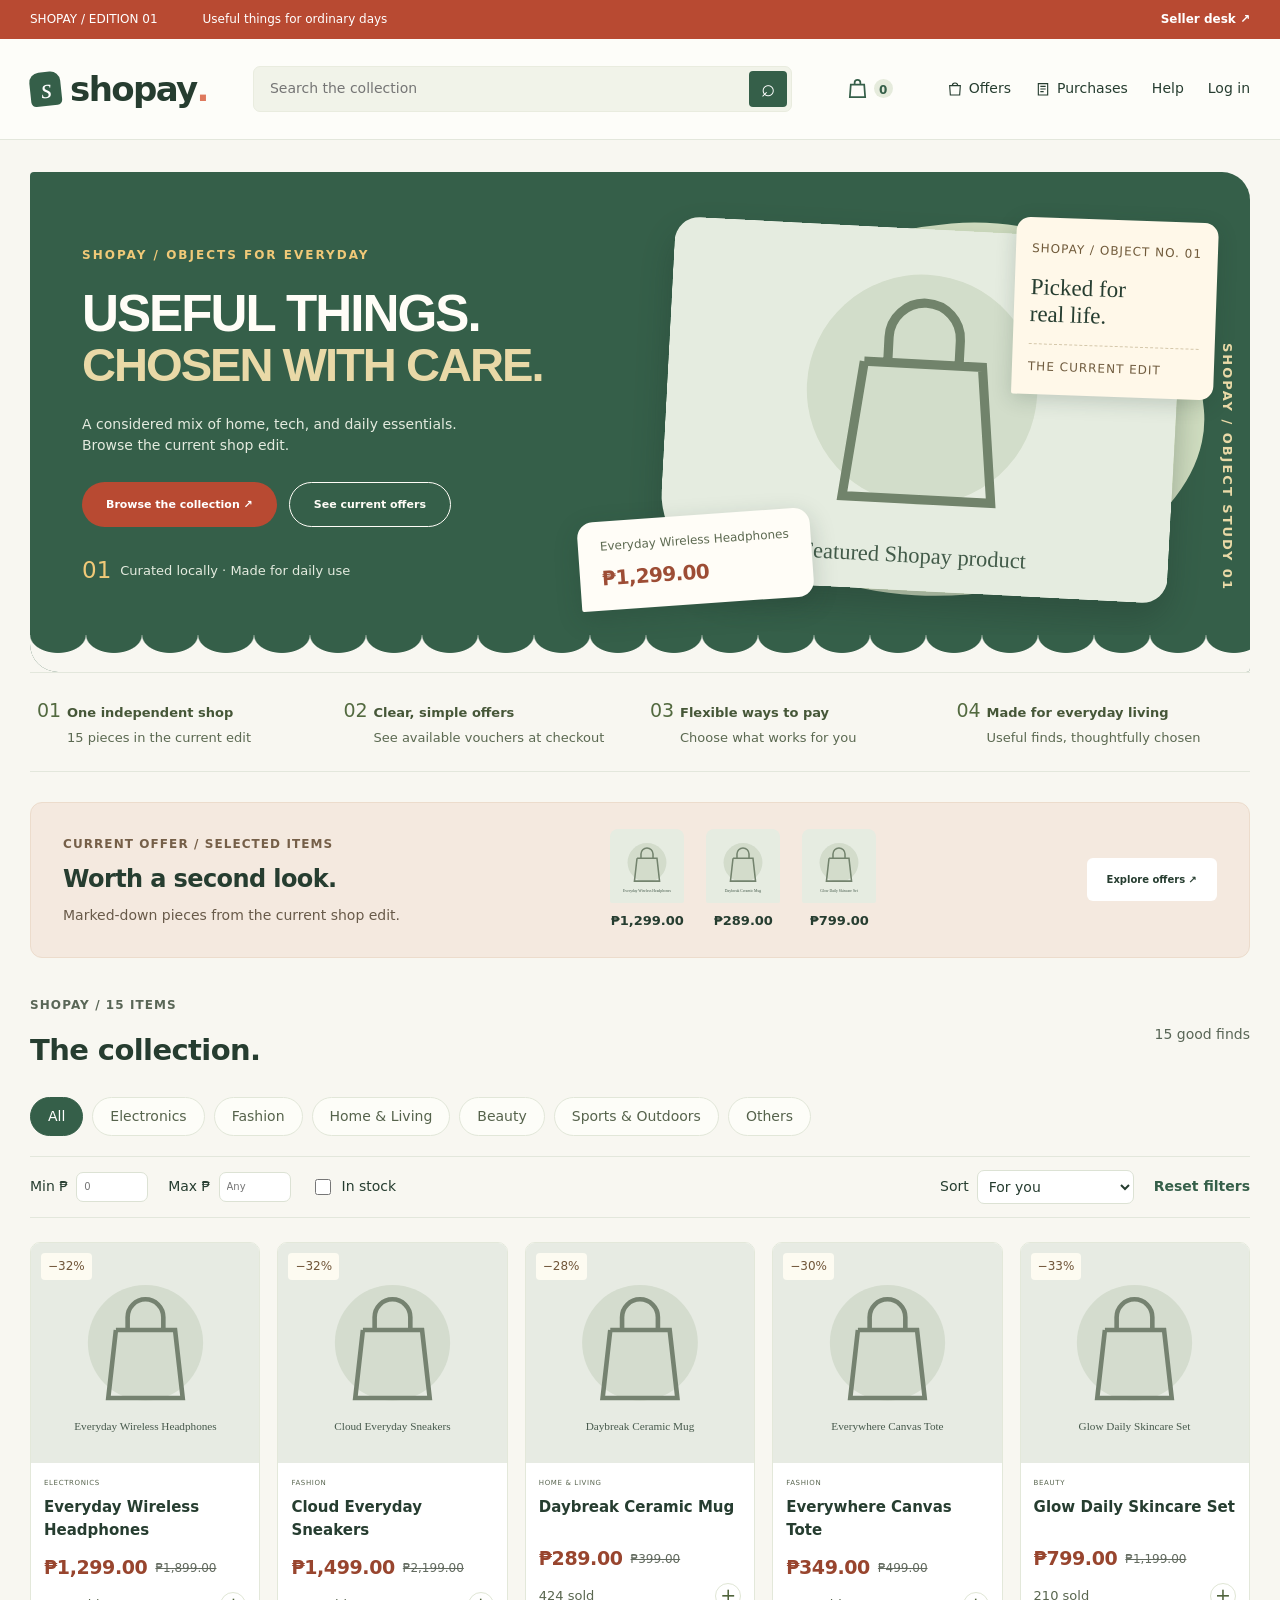
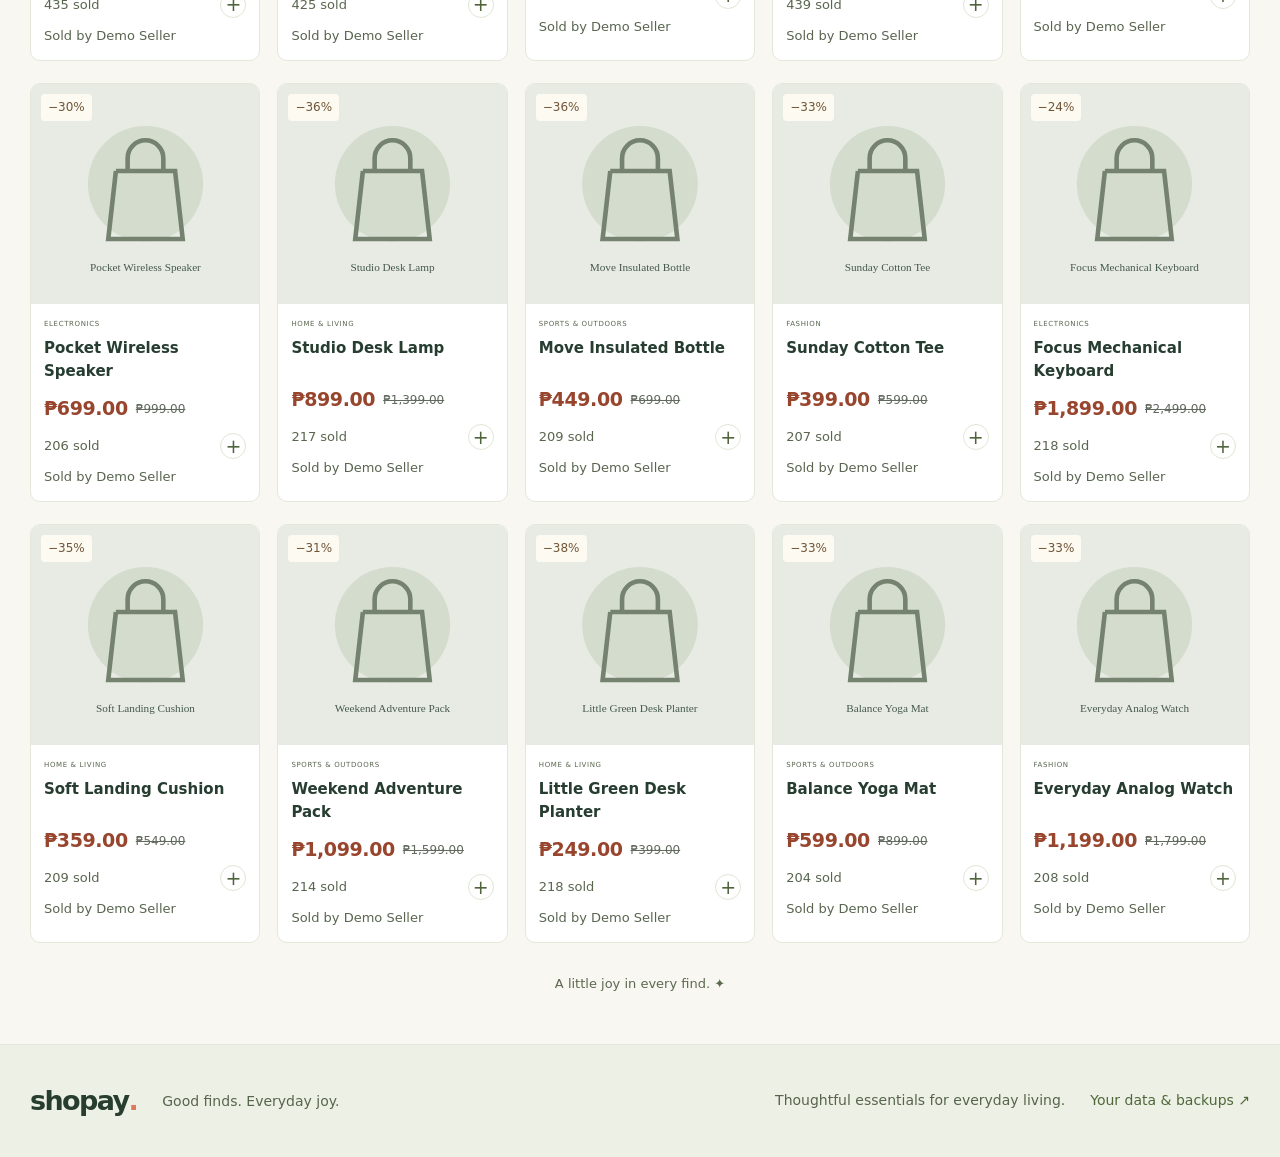
<file: index.html>
<!doctype html>
<html lang="en">
  <head>
    <meta charset="UTF-8" />
    <meta name="viewport" content="width=device-width, initial-scale=1" />
    <meta
      name="description"
      content="Shopay: good finds, thoughtful prices, and a little everyday joy."
    />
    <title>Shopay · Good finds, everyday.</title>
    <link rel="stylesheet" href="style.css" />
    <script src="script.js" defer></script>
  </head>
  <!-- For shared customer/admin data, open both pages through the same static-server URL. -->
  <body data-mode="customer">
    <div class="announcement">
      SHOPAY / EDITION 01 <span>Useful things for ordinary days</span
      ><a href="admin.html">Seller desk ↗</a>
    </div>
    <header class="site-header">
      <a class="logo" href="#home" aria-label="Shopay homepage"
        ><span class="logo-mark">s</span>shopay<span class="coral">.</span></a
      >
      <form id="search-form" class="search">
        <input
          name="search"
          placeholder="Search the collection"
          aria-label="Search products"
        /><button aria-label="Search">⌕</button>
      </form>
      <a href="#cart" class="bag-link" aria-label="Shopping bag"
        ><svg viewBox="0 0 24 24" aria-hidden="true">
          <path d="M5 8h14l1 13H4L5 8Zm4 0V6a3 3 0 0 1 6 0v2" /></svg
        ><b id="cart-count">0</b></a
      >
      <nav>
        <a href="#vouchers" aria-label="Offers"
          ><svg class="nav-icon" viewBox="0 0 24 24" aria-hidden="true">
            <path d="M4 7h16l-1 14H5L4 7Zm4 0a4 4 0 0 1 8 0" /></svg
          ><span>Offers</span></a
        ><a href="#orders" aria-label="My purchases"
          ><svg class="nav-icon" viewBox="0 0 24 24" aria-hidden="true">
            <path d="M5 4h14v17H5zM8 8h8M8 12h8M8 16h5" /></svg
          ><span>Purchases</span></a
        ><a href="#support">Help</a
        ><a href="#profile" id="account-link">Log in</a>
      </nav>
    </header>
    <main>
      <!-- HOME: static presentation stays in HTML; JavaScript fills the catalog. -->
      <section id="page-home" class="page">
        <div class="hero">
          <div>
            <span class="eyebrow">SHOPAY / OBJECTS FOR EVERYDAY</span>
            <h1>Useful things.<br /><em>Chosen with care.</em></h1>
            <p>
              A considered mix of home, tech, and daily essentials.<br />Browse
              the current shop edit.
            </p>
            <div class="hero-actions">
              <a class="button dark" href="#collection"
                >Browse the collection ↗</a
              ><a class="button light" href="#vouchers">See current offers</a>
            </div>
            <div class="hero-note">
              <span>01</span> Curated locally · Made for daily use
            </div>
          </div>
          <div class="hero-art">
            <div class="hero-circle"></div>
            <img id="hero-image" alt="Featured Shopay product" />
            <div class="hero-ticket">
              <small>SHOPAY / OBJECT NO. 01</small
              ><strong>Picked for<br />real life.</strong
              ><span>THE CURRENT EDIT</span>
            </div>
            <div class="hero-price">
              <small id="hero-name"></small><strong id="hero-price"></strong>
            </div>
          </div>
        </div>
        <div class="benefits">
          <span
            >01 <strong>One independent shop</strong
            ><small id="benefit-count"
              >0 pieces in the current edit</small
            ></span
          ><span
            >02 <strong>Clear, simple offers</strong
            ><small>See available vouchers at checkout</small></span
          ><span
            >03 <strong>Flexible ways to pay</strong
            ><small>Choose what works for you</small></span
          ><span
            >04 <strong>Made for everyday living</strong
            ><small>Useful finds, thoughtfully chosen</small></span
          >
        </div>
        <div class="offer-banner">
          <div>
            <span class="eyebrow">CURRENT OFFER / SELECTED ITEMS</span>
            <h2>Worth a second look.</h2>
            <p>Marked-down pieces from the current shop edit.</p>
          </div>
          <div id="flash-products" class="flash-products"></div>
          <a href="#vouchers" class="button light">Explore offers ↗</a>
        </div>
        <section id="collection" class="collection">
          <div class="section-heading">
            <div>
              <span id="collection-label" class="eyebrow"
                >SHOPAY / COLLECTION</span
              >
              <h2>The collection.</h2>
            </div>
            <span id="product-count" class="muted"></span>
          </div>
          <div
            id="category-buttons"
            class="category-buttons"
            aria-label="Product categories"
          ></div>
          <div class="filters">
            <label
              >Min ₱<input id="min-price" type="number" min="0" placeholder="0"
            /></label>
            <label
              >Max ₱<input
                id="max-price"
                type="number"
                min="0"
                placeholder="Any"
            /></label>
            <label class="inline"
              ><input id="available-only" type="checkbox" />In stock</label
            >
            <label
              >Sort<select id="sort">
                <option value="recommended">For you</option>
                <option value="low">Price: low to high</option>
                <option value="high">Price: high to low</option>
                <option value="sold">Best sellers</option>
                <option value="new">Newest</option>
              </select></label
            >
            <button data-action="clear-filters" class="text-button">
              Reset filters
            </button>
          </div>
          <div id="product-grid" class="product-grid"></div>
          <p class="collection-note">A little joy in every find. ✦</p>
        </section>
      </section>
      <!-- PRODUCT: one reusable view for every catalog item. -->
      <section id="page-product" class="page" hidden>
        <a href="#home" class="text-button">← Back to good finds</a>
        <div class="product-detail">
          <div class="detail-art"><img id="detail-image" alt="" /></div>
          <div>
            <span id="detail-category" class="eyebrow"></span>
            <h1 id="detail-name"></h1>
            <div id="detail-rating" class="muted"></div>
            <div id="detail-price" class="detail-price"></div>
            <p id="detail-description"></p>
            <div class="notice">
              Thoughtfully selected essentials, ready for everyday use.
            </div>
            <div id="variation-row" hidden>
              <label
                >Color or option<select id="product-variant"></select
              ></label>
            </div>
            <div class="quantity-row">
              <label>Quantity</label>
              <div class="quantity-stepper">
                <button
                  type="button"
                  data-action="product-qty"
                  data-step="-1"
                  aria-label="Decrease quantity"
                >
                  −</button
                ><input
                  id="product-qty"
                  type="number"
                  min="1"
                  value="1"
                  aria-label="Quantity"
                /><button
                  type="button"
                  data-action="product-qty"
                  data-step="1"
                  aria-label="Increase quantity"
                >
                  +
                </button>
              </div>
              <span id="detail-stock"></span>
            </div>
            <div class="button-row">
              <button data-action="add-detail" class="button outlined">
                Add to bag</button
              ><button data-action="buy" class="button primary">
                Buy now ↗
              </button>
            </div>
            <p class="muted" id="detail-shop"></p>
          </div>
        </div>
        <div class="two-columns">
          <section class="panel">
            <h2>A closer look</h2>
            <p id="detail-specs"></p>
          </section>
          <section class="panel">
            <h2>Little notes from shoppers</h2>
            <div id="reviews"></div>
            <form id="review-form" hidden>
              <label
                >Rating<select name="rating">
                  <option value="5">★★★★★</option>
                  <option value="4">★★★★</option>
                  <option value="3">★★★</option>
                  <option value="2">★★</option>
                  <option value="1">★</option>
                </select></label
              >
              <label
                >Your review<textarea
                  name="text"
                  required
                  maxlength="500"
                ></textarea></label
              ><button class="button primary">Post review</button>
            </form>
          </section>
        </div>
      </section>
      <!-- CART: checked items alone are included in checkout. -->
      <section id="page-cart" class="page" hidden>
        <div class="section-heading">
          <div>
            <span class="eyebrow">A FEW GOOD FINDS</span>
            <h1>Your shopping bag.</h1>
          </div>
          <a href="#home">Keep exploring ↗</a>
        </div>
        <div class="cart-layout">
          <div id="cart-items" class="panel"></div>
          <aside class="panel summary">
            <h2>A little recap</h2>
            <div id="cart-summary"></div>
            <a class="button primary wide" href="#checkout"
              >Continue to checkout ↗</a
            >
          </aside>
        </div>
      </section>
      <!-- CHECKOUT: no card, wallet, or banking credentials are collected. -->
      <section id="page-checkout" class="page" hidden>
        <span class="eyebrow">ALMOST YOURS</span>
        <h1>The final little details.</h1>
        <div class="cart-layout">
          <form id="checkout-form" class="stack">
            <section class="panel">
              <h2>01 · Where should it go?</h2>
              <label
                >Delivery address<textarea
                  name="address"
                  required
                  minlength="8"
                  maxlength="300"
                ></textarea>
              </label>
              <label
                >Delivery option<select
                  name="shipping"
                  id="shipping-option"
                ></select
              ></label>
            </section>
            <section class="panel">
              <h2>02 · A little extra off</h2>
              <div class="two-columns">
                <label
                  >Order voucher<input
                    name="code"
                    placeholder="GOODFINDS10"
                    maxlength="30"
                /></label>
                <label
                  >Shipping voucher<input
                    name="shippingCode"
                    placeholder="SHIPFREE"
                    maxlength="30"
                /></label>
              </div>
              <p class="muted">
                Use GOODFINDS10 or WELCOME150 for your order, and SHIPFREE for delivery. One code per field.
              </p>
              <button
                type="button"
                data-action="apply-vouchers"
                class="button outlined"
              >
                Apply vouchers
              </button>
            </section>
            <section class="panel">
              <h2>03 · Your way to pay</h2>
              <label
                >Payment method<select name="payment">
                  <option>Cash on Delivery</option>
                  <option>E-Wallet</option>
                  <option>Card</option>
                  <option>ShopayLater</option>
                </select></label
              >
              <div id="installment-options" hidden>
                <label
                  >Installment duration<select name="months">
                    <option value="1">1 month</option>
                    <option value="3" selected>3 months</option>
                    <option value="6">6 months</option>
                  </select></label
                >
                <p id="credit-message" class="muted"></p>
              </div>
            </section>
          </form>
          <aside class="panel summary">
            <h2>Order summary</h2>
            <div id="checkout-summary"></div>
            <button
              class="button primary wide"
              form="checkout-form"
              id="place-order"
            >
              Place order ↗
            </button>
          </aside>
        </div>
      </section>
      <section id="page-orders" class="page" hidden>
        <div class="section-heading">
          <div>
            <span class="eyebrow">YOUR SHOPAY</span>
            <h1>My purchases</h1>
          </div>
        </div>
        <div
          id="purchase-tabs"
          class="category-buttons purchase-tabs"
          role="tablist"
          aria-label="Filter purchases"
        >
          <button
            id="orders-pay-tab"
            role="tab"
            aria-selected="false"
            aria-controls="order-list"
            data-action="purchase-tab"
            data-value="pay"
          >
            <span aria-hidden="true">◷</span> To pay</button
          ><button
            id="orders-ship-tab"
            role="tab"
            aria-selected="false"
            aria-controls="order-list"
            data-action="purchase-tab"
            data-value="ship"
          >
            <span aria-hidden="true">□</span> To ship</button
          ><button
            id="orders-receive-tab"
            role="tab"
            aria-selected="false"
            aria-controls="order-list"
            data-action="purchase-tab"
            data-value="receive"
          >
            <span aria-hidden="true">⇢</span> To receive</button
          ><button
            id="orders-rate-tab"
            role="tab"
            aria-selected="false"
            aria-controls="order-list"
            data-action="purchase-tab"
            data-value="rate"
          >
            <span aria-hidden="true">☆</span> To rate</button
          ><button
            id="orders-history-tab"
            role="tab"
            aria-selected="true"
            aria-controls="order-list"
            data-action="purchase-tab"
            data-value="history"
            class="active"
          >
            <span aria-hidden="true">↺</span> History
          </button>
        </div>
        <div
          id="order-list"
          role="tabpanel"
          aria-label="Purchase results"
        ></div>
      </section>
      <section id="page-support" class="page" hidden>
        <span class="eyebrow">SHOPAY CUSTOMER CARE</span>
        <h1>Help Center</h1>
        <p class="muted">Quick answers and a direct line to our shop.</p>
        <div class="two-columns">
          <section class="panel support-faq">
            <h2>Common questions</h2>
            <details>
              <summary>Where can I track my order?</summary>
              <p>
                Open My purchases and choose To pay, To ship, or To receive to
                see its latest status.
              </p>
            </details>
            <details>
              <summary>Can I cancel an order?</summary>
              <p>
                On My purchases, choose Cancel order while it is pending or
                being prepared.
              </p>
            </details>
            <details>
              <summary>How do I use an offer?</summary>
              <p>
                Enter an available voucher during checkout before placing your
                order.
              </p>
            </details>
          </section>
          <section class="chat-box panel">
            <header class="chat-heading">
              <span
                id="customer-chat-avatar"
                class="chat-avatar"
                aria-hidden="true"
                >S</span
              >
              <div>
                <strong id="customer-chat-title">Shopay</strong
                ><small id="customer-chat-subtitle">Message the shop</small>
              </div>
              <span class="chat-online"><i></i> Online</span>
            </header>
            <div
              id="customer-chat"
              class="chat-thread"
              role="log"
              aria-live="polite"
            ></div>
            <form id="support-form" class="chat-composer">
              <label class="sr-only" for="customer-chat-text"
                >Your message</label
              ><textarea
                id="customer-chat-text"
                name="text"
                placeholder="Write a message…"
                required
                maxlength="1000"
              ></textarea
              ><button class="button primary" aria-label="Send message">
                <svg aria-hidden="true" viewBox="0 0 24 24">
                  <path d="m3 11 18-8-8 18-2-8-8-2Zm8 2 10-10" />
                </svg>
              </button>
            </form>
          </section>
        </div>
      </section>
      <section id="page-vouchers" class="page" hidden>
        <span class="eyebrow">LITTLE EXTRAS, JUST FOR YOU</span>
        <h1>Good finds. Better prices.</h1>
        <div id="voucher-list" class="two-columns"></div>
      </section>
      <section id="page-later" class="page" hidden>
        <span class="eyebrow">YOUR PACE. YOUR EVERYDAY.</span>
        <h1>Shopay<span class="coral">Later</span></h1>
        <div class="credit-banner">
          <div>
            <small>AVAILABLE SHOPAYLATER BALANCE</small>
            <h2 id="available-credit"></h2>
            <p>₱10,000 available · 0% installment fees</p>
          </div>
          <button
            data-action="activate-later"
            id="activate-later"
            class="button light"
          >
            Activate ShopayLater
          </button>
        </div>
        <div id="installment-list"></div>
      </section>
      <!-- ACCOUNT: customer details, saved addresses, and data tools. -->
      <section id="page-profile" class="page" hidden>
        <div class="section-heading">
          <div>
            <span class="eyebrow">MAKE YOURSELF AT HOME</span>
            <h1 id="profile-greeting"></h1>
          </div>
          <button data-action="logout" class="button outlined">Log out</button>
        </div>
        <div class="account-links">
          <a href="#orders">Your purchases ↗</a
          ><a href="#vouchers">Voucher wallet ↗</a
          ><a href="#later">ShopayLater ↗</a><a href="#backup">Data backup ↗</a>
        </div>
        <div class="two-columns">
          <form id="profile-form" class="panel">
            <h2>Your account</h2>
            <label
              >Display name<input name="name" required maxlength="60"
            /></label>
            <label
              >Email address<input
                name="email"
                type="email"
                required
                maxlength="100" /></label
            ><button class="button primary">Save profile</button>
          </form>
          <form id="address-form" class="panel">
            <h2>Saved delivery addresses</h2>
            <div id="address-list"></div>
            <label
              >Add a delivery address<textarea
                name="address"
                required
                minlength="8"
                maxlength="300"
              ></textarea></label
            ><button class="button outlined">Save address</button>
          </form>
        </div>
      </section>
      <section id="page-backup" class="page" hidden>
        <span class="eyebrow">ACCOUNT &amp; RECORDS</span>
        <h1>Keep your good finds.</h1>
        <div class="panel">
          <p>
            Export a JSON backup before importing or restoring your shop data.
            Importing replaces saved records and signs you out.
          </p>
          <div class="button-row">
            <button data-action="export" class="button primary">
              Export shop data
            </button>
            <label class="button outlined file-label"
              >Import shop data<input
                type="file"
                id="import-file"
                accept=".json,application/json" /></label
            ><button data-action="reset" class="button danger">
              Restore shop defaults
            </button>
          </div>
        </div>
        <p class="notice">
          Your shop data saves automatically. Export a backup to keep a separate
          copy.
        </p>
      </section>
      <!-- CUSTOMER ACCESS: sign-in and account creation. -->
      <section id="page-login" class="page auth-page" hidden>
        <div class="auth-intro">
          <span class="eyebrow">GOOD FINDS START HERE</span>
          <h1>Your next favorite<br />is a login away.</h1>
          <p>A little joy, delivered. Make yourself at home.</p>
          <span class="auth-star">✦</span>
        </div>
        <form id="login-form" class="panel">
          <span class="eyebrow">YOUR SHOPAY</span>
          <h2>Hello, good to see you.</h2>
          <label
            >Email address<input
              name="email"
              type="email"
              required
              autocomplete="username"
          /></label>
          <label
            >4-digit PIN<input
              name="pin"
              type="password"
              pattern="[0-9]{4}"
              maxlength="4"
              required
              autocomplete="off" /></label
          ><button class="button primary wide">Log in ↗</button
          ><button
            type="button"
            data-action="demo-customer-login"
            class="button outlined wide"
          >
            ◉ Continue as Demo Buyer · no sign-up
          </button>
          <p class="muted small">
            Demo Buyer: buyer@shopay.ph · PIN 2468. This is a separate customer account; orders you place appear in Demo Seller’s workspace.
          </p>
          <a href="#register">Create a customer account</a
          ><a href="admin.html">Seller login ↗</a>
        </form>
      </section>
      <section id="page-register" class="page narrow" hidden>
        <form id="register-form" class="panel">
          <span class="eyebrow">MAKE YOURSELF AT HOME</span>
          <h1>Join the good finds.</h1>
          <label>Your name<input name="name" required maxlength="60" /></label>
          <label
            >Email address<input
              name="email"
              type="email"
              required
              maxlength="100"
          /></label>
          <label
            >4-digit PIN<input
              name="pin"
              type="password"
              pattern="[0-9]{4}"
              maxlength="4"
              required
              autocomplete="off" /></label
          ><button class="button primary wide">Create customer account</button>
          <p class="muted small">
            Your account keeps your purchases and saved offers together.
          </p>
          <a href="#login">Already have an account? Log in.</a>
        </form>
      </section>
    </main>
    <footer>
      <a class="logo" href="#home">shopay<span class="coral">.</span></a>
      <p>Good finds. Everyday joy.</p>
      <span>Thoughtful essentials for everyday living.</span
      ><a href="#backup">Your data & backups ↗</a>
    </footer>
    <div id="toast" role="status" aria-live="polite"></div>
    <noscript>Shopay needs JavaScript enabled.</noscript>
  </body>
</html>
</file>
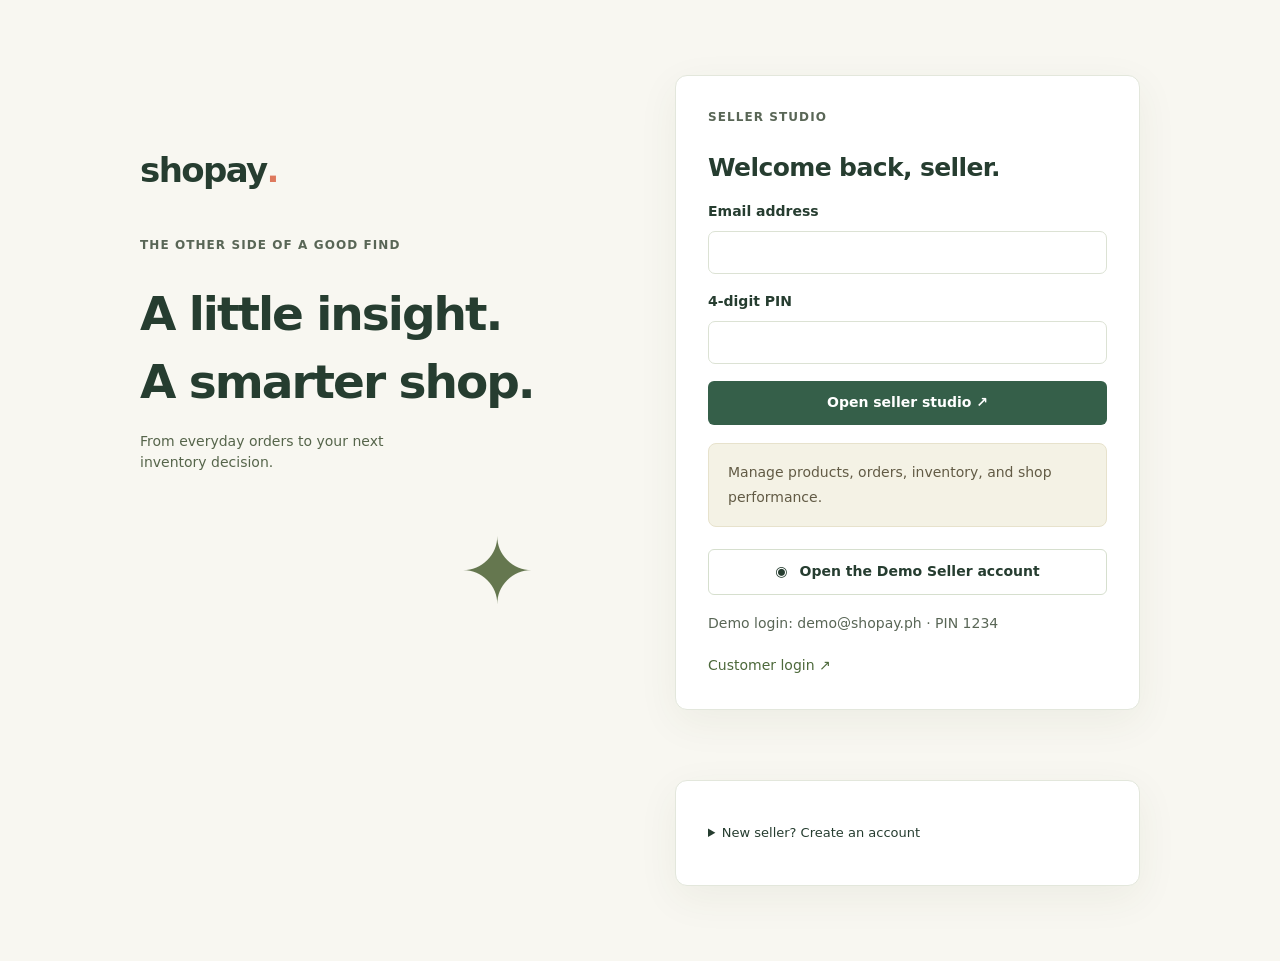
<file: admin.html>
<!doctype html>
<html lang="en">
<head>
  <meta charset="UTF-8">
  <meta name="viewport" content="width=device-width, initial-scale=1">
  <title>Shopay · Seller studio</title>
  <link rel="stylesheet" href="style.css">
  <script src="script.js" defer></script>
  <script src="admin.js" defer></script>
</head>
<!-- Shared records require the same browser and static-server origin as index.html. -->
<body data-mode="admin">
  <section id="seller-login" class="auth-page admin-auth">
  <div class="auth-intro"><a class="logo" href="index.html">shopay<span class="coral">.</span></a><span class="eyebrow">THE OTHER SIDE OF A GOOD FIND</span><h1>A little insight.<br>A smarter shop.</h1>
  <p>From everyday orders to your next inventory decision.</p><span class="auth-star">✦</span></div>
  <form id="login-form" class="panel"><span class="eyebrow">SELLER STUDIO</span>
  <h2>Welcome back, seller.</h2>
  <label>Email address<input name="email" type="email" required autocomplete="username"></label>
  <label>4-digit PIN<input name="pin" type="password" pattern="[0-9]{4}" maxlength="4" required autocomplete="off"></label><button class="button primary wide">Open seller studio ↗</button>
  <p class="notice">Manage products, orders, inventory, and shop performance.</p><button type="button" data-action="demo-login" class="button outlined wide"><span aria-hidden="true">◉</span> Open the Demo Seller account</button><p class="muted small">Demo login: demo@shopay.ph · PIN 1234</p><a href="index.html#login">Customer login ↗</a></form>
  <details class="panel seller-signup"><summary>New seller? Create an account</summary><form id="seller-register-form"><label>Your name<input name="name" required maxlength="60"></label><label>Email address<input name="email" type="email" required maxlength="100"></label><label>4-digit PIN<input name="pin" type="password" pattern="[0-9]{4}" maxlength="4" required></label><label id="starter-choice">Starting catalog<select name="catalog"><option value="starter">Add the 15 curated products</option><option value="empty">Start with an empty catalog</option></select></label><p class="muted small">Seller accounts manage the same Shopay store.</p><button class="button primary wide">Create seller account</button></form></details>
  </section>
  <div id="seller-app" class="seller-layout" hidden>
    <aside class="sidebar"><a class="logo" href="#dashboard">shopay<span class="coral">.</span></a><span class="eyebrow">SELLER STUDIO</span>
  <div class="shop-badge"><b>S</b><span id="sidebar-shop"></span></div>
      <nav><a href="#dashboard">◫ Overview</a><a href="#products">◇ Products</a><a href="#orders">▣ Orders</a><a href="#messages">✉ Messages</a><a href="#inventory">▤ Inventory</a><a href="#analytics">↗ Sales analytics</a><a href="#forecast">⌁ Demand forecasting</a><a href="#vouchers">✦ Vouchers</a><a href="#settings">⚙ Shop settings</a></nav>
  <div class="sidebar-bottom">
  <p>A smarter kind of shop.<small>Turn everyday sales into clearer decisions.</small></p><a href="index.html">← Switch to shopping</a><button data-action="logout">Log out</button></div>
    </aside>
    <div class="seller-main"><header class="seller-top"><span>Workspace / <b id="workspace-name">Overview</b></span><span id="workspace-label" class="workspace-label">SELLER ACCOUNT</span></header>
      <!-- OVERVIEW: metrics use completed orders only. -->
  <section id="page-dashboard" class="admin-page"><span class="eyebrow">YOUR SHOP AT A GLANCE</span><h1 id="seller-greeting"></h1>
  <p class="muted">A clear view of your sales and stock.</p>
  <div id="dashboard-kpis" class="kpi-grid"></div>
  <div class="two-columns">
  <section class="panel">
  <h2>A little perspective</h2>
  <p class="muted">Net product revenue · Last 30 complete days</p>
  <div id="dashboard-chart"></div></section>
  <section class="panel">
  <h2>Your next good move</h2>
  <div id="attention-list"></div><a href="#forecast" class="button primary">Explore demand ↗</a></section>
</div>
  <div class="two-columns space-top">
  <section class="panel">
  <h2>The crowd favorites</h2>
  <div id="dashboard-best"></div></section>
  <section class="panel">
  <h2>Stock worth watching</h2>
  <div id="dashboard-stock"></div></section>
</div></section>
      <!-- PRODUCTS: image links are edited in the reusable product dialog. -->
  <section id="page-products" class="admin-page" hidden>
  <div class="section-heading">
  <div><span class="eyebrow">YOUR EVERYDAY COLLECTION</span><h1>Products</h1>
  <p class="muted">Edits appear in the customer shop.</p></div><button data-admin="new-product" class="button primary">+ Add product</button></div>
  <div class="panel table-wrap"><table><thead><tr><th>Product</th><th>Category</th><th>Price</th><th>Stock</th><th>Sold</th><th>Status</th><th>Actions</th></tr></thead><tbody id="products-table"></tbody></table></div></section>
  <section id="page-orders" class="admin-page" hidden>
  <div class="section-heading">
  <div><span class="eyebrow">FROM YOUR SHOP TO THEIR DOOR</span><h1>Orders</h1>
  <p class="muted">Only completed orders count as recognized sales.</p></div>
  <label>Status<select id="order-filter"><option>All</option><option>Pending</option><option>Processing</option><option>Shipped</option><option>Delivered</option><option>Completed</option><option>Canceled</option></select></label></div>
  <div class="panel table-wrap"><table><thead><tr><th>Order / date</th><th>Customer</th><th>Units</th><th>Payable</th><th>Payment</th><th>Status</th><th>Action</th></tr></thead><tbody id="orders-table"></tbody></table></div>
  <p class="muted small">Showing the 60 most recent matching orders. JSON backups contain all records.</p></section>
  <section id="page-messages" class="admin-page" hidden><span class="eyebrow">CUSTOMER CARE</span><h1>Messages</h1><div class="chat-box panel"><header class="chat-heading"><span id="seller-chat-avatar" class="chat-avatar" aria-hidden="true">S</span><div><strong id="seller-chat-title">Shopay</strong><small id="seller-chat-subtitle">Choose a conversation</small></div><label class="chat-customer">Conversation<select id="chat-customer"></select></label></header><div id="seller-chat" class="chat-thread" role="log" aria-live="polite"></div><form id="seller-chat-form" class="chat-composer"><input name="customerId" type="hidden"><input name="sellerId" type="hidden"><input name="productId" type="hidden"><input name="orderId" type="hidden"><label class="sr-only" for="seller-chat-text">Reply to customer</label><textarea id="seller-chat-text" name="text" placeholder="Write a reply…" required maxlength="1000"></textarea><button class="button primary" aria-label="Send reply"><svg aria-hidden="true" viewBox="0 0 24 24"><path d="m3 11 18-8-8 18-2-8-8-2Zm8 2 10-10"/></svg></button></form></div></section>
      <!-- INVENTORY: the shared formula in script.js prevents inconsistent recommendations. -->
  <section id="page-inventory" class="admin-page" hidden><span class="eyebrow">A LITTLE FORESIGHT GOES A LONG WAY</span><h1>Inventory</h1>
  <p class="notice">Restock when stock reaches its reorder point. Suggestions use completed sales, supplier lead time, and your safety stock.</p>
  <details class="panel inventory-guide"><summary>How to read this table</summary><div><p><strong>Product / supplier:</strong> The item and its supplier.</p><p><strong>On hand:</strong> Units currently in stock.</p><p><strong>Daily / weekly forecast:</strong> Estimated units sold per day and week, averaged from completed weeks.</p><p><strong>Lead / safety:</strong> Supplier delivery time in days, followed by extra units held as a buffer.</p><p><strong>ROP (reorder point):</strong> Daily forecast × lead days + safety units, rounded up. Reorder when stock reaches or drops below this point.</p><p><strong>Status:</strong> Healthy means stock is above warning levels; Low means it has reached a warning level; Reorder means stock is at or below ROP. No sales means there is not enough history to forecast.</p><p><strong>Suggested qty:</strong> Units needed to reach target stock, covering lead time, 14 extra days of demand, and safety stock. A dash means no reorder is suggested.</p><p><strong>Restock:</strong> Add received units and record the change. <strong>Parameters:</strong> Edit the product and its stock planning settings.</p></div></details>
  <div class="panel table-wrap"><table><thead><tr><th>Product / supplier</th><th>On hand</th><th>Daily / weekly forecast</th><th>Lead / safety</th><th>ROP</th><th>Status</th><th>Suggested qty</th><th>Actions</th></tr></thead><tbody id="inventory-table"></tbody></table></div>
  <section class="panel space-top">
  <h2>Recent stock adjustments</h2>
  <div id="adjustment-list"></div></section>
</section>
      <!-- ANALYTICS: day filters affect KPIs; the chart uses labeled complete periods. -->
  <section id="page-analytics" class="admin-page" hidden>
  <div class="section-heading">
  <div><span class="eyebrow">THE STORY BEHIND YOUR SALES</span><h1>Sales analytics</h1></div>
  <label>Compare<select id="analytics-days"><option value="7">Last 7 days</option><option value="30" selected>Last 30 days</option><option value="90">Last 90 days</option><option value="180">Last 180 days</option></select></label></div>
  <div id="analytics-kpis" class="kpi-grid"></div>
  <section class="panel">
  <div class="section-heading">
  <h2>Performance over time</h2>
  <div class="button-row">
  <label>Metric<select id="chart-metric"><option value="revenue">Revenue</option><option value="units">Units sold</option></select></label>
  <label>Grouping<select id="chart-period"><option value="daily">Daily</option><option value="weekly">Weekly</option><option value="monthly">Monthly</option></select></label></div></div>
  <p id="chart-description" class="muted small"></p>
  <div id="analytics-chart"></div><details><summary>View chart data</summary>
  <div id="chart-data" class="table-wrap"></div></details></section>
  <div class="two-columns space-top">
  <section class="panel">
  <h2>Best-selling products</h2>
  <div id="best-products"></div></section>
  <section class="panel">
  <h2>Category performance</h2>
  <div id="category-performance"></div></section>
</div>
  <section class="panel space-top">
  <h2>Vouchers in the mix</h2>
  <p id="voucher-summary"></p></section>
</section>
      <!-- FORECASTING: SMA and historical holdout accuracy use earlier complete weeks only. -->
  <section id="page-forecast" class="admin-page" hidden><span class="eyebrow">TURN YESTERDAY INTO A BETTER TOMORROW</span><h1>Demand forecasting</h1>
  <p class="muted">Use completed sales to estimate demand and decide when to restock.</p>
  <section class="panel forecast-controls"><label>Product<select id="forecast-product"></select></label><label>Weeks to use<select id="forecast-window"><option value="2">2 weeks</option><option value="4" selected>4 weeks</option><option value="6">6 weeks</option><option value="8">8 weeks</option></select></label><button data-admin="save-window" class="button primary">Save forecast setting</button></section>
  <div id="forecast-kpis" class="kpi-grid space-top"></div><section class="panel space-top"><h2>Sales history · last 26 complete weeks</h2><div id="forecast-chart"></div></section><section class="panel space-top"><h2>Recommended next step</h2><p id="forecast-action" class="muted"></p><button id="forecast-restock" data-admin="restock-forecast" class="button primary">Restock this product</button></section></section>
  <section id="page-vouchers" class="admin-page" hidden>
  <div class="section-heading">
  <div><span class="eyebrow">A LITTLE INCENTIVE GOES A LONG WAY</span><h1>Vouchers</h1></div><button data-admin="new-voucher" class="button primary">+ Create voucher</button></div>
  <div class="panel table-wrap"><table><thead><tr><th>Code</th><th>Discount</th><th>Minimum</th><th>Cap</th><th>Expiry</th><th>Uses left</th><th>Actions</th></tr></thead><tbody id="vouchers-table"></tbody></table></div></section>
  <section id="page-settings" class="admin-page" hidden><span class="eyebrow">MAKE THE EVERYDAY WORK BETTER</span><h1>Shop settings</h1>
  <form id="settings-form" class="panel">
  <div class="two-columns">
  <label>Shop name<input name="name" required maxlength="60"></label>
  <label>Tagline<input name="tagline" required maxlength="100"></label>
  <label>Courier / delivery partner<input name="courier" required maxlength="80"></label>
  <label>Standard shipping (₱)<input name="standard" type="number" min="0" max="10000" step="0.01" required></label>
  <label>Express shipping (₱)<input name="express" type="number" min="0" max="10000" step="0.01" required></label></div><button class="button primary">Save settings</button></form>
  <section class="panel space-top">
  <h2>Shop data and backups</h2>
  <p>Import replaces the current local dataset after validation and confirmation.</p>
  <div class="button-row"><button data-action="export" class="button outlined">Export JSON</button>
  <label class="button outlined file-label">Import shop data<input id="import-file" type="file" accept=".json,application/json"></label><button data-action="reset" class="button danger">Restore shop defaults</button></div></section>
  <p class="notice">Shop records save automatically. Export a backup to keep a separate copy.</p></section>
  <p class="seller-footer">Shopay seller desk · One shop. Clearer decisions.</p>
    </div>
  </div>
  <!-- Reusable forms keep editing simple and avoid creating extra HTML files. -->
  <dialog id="product-dialog">
  <form id="product-form"><input name="recordId" type="hidden">
  <div class="section-heading">
  <h2 id="product-dialog-title">Add a good find</h2><button type="button" data-admin="close-dialog" aria-label="Close dialog">✕</button></div>
  <label>Product name<input name="name" required maxlength="100"></label>
  <div class="two-columns">
  <label>Category<select name="category"><option>Electronics</option><option>Fashion</option><option>Home & Living</option><option>Beauty</option><option>Sports & Outdoors</option><option>Others</option></select></label>
  <label>Stock<input name="stock" type="number" min="0" max="1000000" step="1" required></label>
  <label>Selling price (₱)<input name="price" type="number" min="0.01" max="1000000" step="0.01" required></label>
  <label>Original price (₱)<input name="original" type="number" min="0.01" max="1000000" step="0.01" required></label></div>
  <label>Image URL (optional)<input name="image" type="text" placeholder="https://example.com/photo.jpg" maxlength="1500000"></label><label>Or choose a JPG/PNG image<input id="product-image-file" type="file" accept="image/jpeg,image/png,image/webp"></label>
  <p class="muted small">Use an image link or choose a file up to 1 MB.</p><label>Colors or variations<input name="variants" placeholder="Black, White, Blue" maxlength="300"></label>
  <label>Description<textarea name="description" required maxlength="1500"></textarea></label>
  <label>Specifications<input name="specs" required maxlength="500"></label>
  <label>Supplier<input name="supplier" required maxlength="100"></label>
  <div class="three-columns">
  <label>Lead time (days)<input name="lead" type="number" min="0" max="365" step="1" required></label>
  <label>Safety stock<input name="safety" type="number" min="0" max="1000000" step="1" required></label>
  <label>Min. stock alert<input name="minimum" type="number" min="0" max="1000000" step="1" required></label></div><button class="button primary wide">Save product</button></form>
</dialog>
  <dialog id="stock-dialog">
  <form id="stock-form"><input name="recordId" type="hidden">
  <div class="section-heading">
  <h2>A little more in stock</h2><button type="button" data-admin="close-dialog" aria-label="Close dialog">✕</button></div>
  <p id="stock-product"></p>
  <label>Quantity to add<input name="qty" type="number" min="1" max="1000000" step="1" required></label><button class="button primary wide">Confirm restock</button></form>
</dialog>
  <dialog id="voucher-dialog">
  <form id="voucher-form"><input name="recordId" type="hidden">
  <div class="section-heading">
  <h2>A little extra off</h2><button type="button" data-admin="close-dialog" aria-label="Close dialog">✕</button></div>
  <label>Code<input name="code" required pattern="[A-Za-z0-9_-]{3,30}" maxlength="30"></label>
  <label>Discount type<select name="type"><option value="percent">Percentage off</option><option value="fixed">Fixed amount off</option><option value="shipping">Shipping off</option></select></label>
  <div class="two-columns">
  <label>Value (% or ₱)<input name="value" type="number" min="0.01" max="100000" step="0.01" required></label>
  <label>Minimum spend (₱)<input name="min" type="number" min="0" max="1000000" step="0.01" required></label>
  <label>Cap (₱)<input name="max" type="number" min="0.01" max="100000" step="0.01" required></label>
  <label>Remaining uses<input name="remaining" type="number" min="0" max="1000000" step="1" required></label></div>
  <label>Expires on<input name="expires" type="date" required></label><button class="button primary wide">Save voucher</button></form>
</dialog>
  <dialog id="order-dialog">
  <div class="section-heading">
  <h2>Order details</h2><button data-admin="close-dialog" aria-label="Close dialog">✕</button></div>
  <div id="order-details"></div>
  <form id="status-form"><input name="recordId" type="hidden">
  <label>Move to next status<select name="status"></select></label><button class="button primary wide">Update order status</button></form>
</dialog>
  <div id="toast" role="status" aria-live="polite"></div>
  <noscript>Shopay needs JavaScript enabled.</noscript>
</body>
</html>
</file>
<file: style.css>
:root{--paper:#f8f7f1;--white:#fff;--ink:#263d30;--green:#355f49;--muted:#596656;--line:#e3e7dc;--coral:#de795d;--coral-strong:#b84a32;--soft:#e6eddc;font-family:system-ui,-apple-system,"Segoe UI",Roboto,Arial,sans-serif;color:var(--ink);background:var(--paper);font-size:14px}
*{box-sizing:border-box}
body{margin:0}
button,input,select,textarea{font:inherit}
button,a{touch-action:manipulation}
button{cursor:pointer;color:inherit;background:none;border:0}
button:disabled{opacity:.45;cursor:not-allowed}
a{color:inherit;text-decoration:none}
img{display:block;max-width:100%;object-fit:cover}
h1,h2,h3,p{margin-top:0}
h1{font-size:38px;line-height:1.12;letter-spacing:-1.5px;margin-bottom:15px}
h2{font-size:23px;letter-spacing:-.6px;margin-bottom:15px}
p{line-height:1.75}
small{font-size:11px}
strong,b{font-weight:600}
[hidden]{display:none!important}
/* Shared controls: native inputs keep the presentation simple and keyboard friendly. */
label{display:flex;flex-direction:column;gap:8px;font-size:11px;font-weight:600;margin-bottom:17px;min-width:0}
input,select,textarea{padding:11px 12px;border:1px solid #dce2d4;border-radius:7px;background:#fff;color:var(--ink);width:100%;max-width:100%;font-size:12px}
textarea{min-height:90px;resize:vertical}
input[type=checkbox]{width:16px;height:16px;accent-color:var(--green)}
input:focus,select:focus,textarea:focus{outline:2px solid #7a9b7770;outline-offset:2px}
button:focus-visible,a:focus-visible,summary:focus-visible{outline:3px solid var(--coral-strong);outline-offset:4px}
.inline{display:flex;flex-direction:row;align-items:center;gap:8px;margin-bottom:0}
.muted{color:var(--muted)}
.small{font-size:11px}
.green{color:var(--green)}
.coral{color:var(--coral)}
.eyebrow{display:block;font-size:9px;font-weight:700;letter-spacing:2px;color:var(--muted);margin-bottom:14px}
.button{display:inline-flex;align-items:center;justify-content:center;gap:12px;min-height:43px;padding:12px 20px;border-radius:6px;font-size:12px;font-weight:600;line-height:1.4}
.button.primary,.button.dark{background:var(--green);color:white}
.button.light{background:white;color:var(--ink)}
.button.outlined{background:white;border:1px solid #d6dfce}
.button.danger{color:#af4e38;border:1px solid #eac7bc;background:#fff4ee}
.button.small{font-size:10px;padding:8px 12px;min-height:32px}
.button.wide{width:100%}
.button-row{display:flex;gap:12px;align-items:center;flex-wrap:wrap}
.text-button{display:inline-block;color:var(--green);font-size:11px;font-weight:600;padding:6px 0}
.panel{background:var(--white);border:1px solid var(--line);border-radius:12px;padding:25px}
.section-heading{display:flex;justify-content:space-between;gap:20px;align-items:center;margin-bottom:22px}
.section-heading h1,.section-heading h2{margin-bottom:4px}
.section-heading label{margin-bottom:0}
.two-columns{display:grid;grid-template-columns:1fr 1fr;gap:24px}
.three-columns{display:grid;grid-template-columns:1fr 1fr 1fr;gap:15px}
.space-top{margin-top:25px}
.stack{display:grid;gap:22px}
.notice{padding:16px 19px;background:#f4f2e5;border:1px solid #e7e2cc;border-radius:8px;font-size:11px;color:#625b45;line-height:1.8;margin-block:22px}
.empty{padding:55px 20px;text-align:center;color:var(--muted);grid-column:1/-1}
.empty>span{font-size:35px;color:#63734f;display:block;margin-bottom:20px}
.empty h2{font-size:23px;color:var(--ink)}
.empty a{font-size:12px;color:var(--green)}
/* Customer navigation and editorial storefront. */
.announcement{padding:10px max(30px,calc((100% - 1260px)/2));background:var(--coral-strong);color:white;font-size:9px;display:flex;justify-content:space-between;gap:20px}
.announcement>span{margin-right:auto;margin-left:25px}
.announcement a{white-space:nowrap;color:white;font-weight:700}
.site-header{padding:24px max(30px,calc((100% - 1260px)/2));display:flex;align-items:center;gap:45px;background:#fdfdf9;border-bottom:1px solid var(--line);position:sticky;top:0;z-index:20}
.logo{display:inline-flex;align-items:center;font-size:34px;font-weight:700;letter-spacing:-1.6px;white-space:nowrap}
.logo-mark{display:flex;align-items:center;justify-content:center;width:31px;height:34px;background:var(--green);color:#fff;border-radius:10px 10px 5px 5px;margin-right:9px;font:italic 28px Georgia,serif;transform:rotate(-6deg)}
.search{display:flex;flex:1;background:#f1f3e9;border:1px solid #e9ecdf;border-radius:7px;max-width:570px}
.search input{background:transparent;border:0;padding:12px 16px;min-width:80px}
.search button{background:var(--green);color:white;border-radius:4px;margin:4px;width:40px;font-size:24px}
.site-header nav{display:flex;align-items:center;gap:24px;margin-left:auto;font-size:11px;white-space:nowrap}.site-header nav a{display:inline-flex;align-items:center;gap:6px}
.site-header nav b{font-size:9px;display:inline-flex;min-width:17px;justify-content:center;background:#e5ebdc;padding:3px;border-radius:10px}
.site-header nav a[aria-current=page]{color:var(--green);font-weight:700;border-bottom:2px solid var(--coral)}
.page{width:min(1260px,calc(100% - 60px));margin:32px auto 50px;min-height:55vh}
.hero{display:grid;grid-template-columns:minmax(0,.9fr) minmax(0,1.1fr);background:var(--green);color:#fffdf7;border:0;border-radius:4px 28px 4px 28px;min-height:500px;position:relative;overflow:hidden;padding-bottom:24px}
.hero::after{content:"";position:absolute;z-index:2;inset:auto 0 -1px;height:38px;background:radial-gradient(28px 18px at 28px 0,var(--green)97%,transparent 102%) 0 0/56px 38px repeat-x,var(--paper)}
.hero>div:first-child{padding:52px 0 38px 52px;z-index:1;align-self:center}
.hero .eyebrow{font-size:9px;letter-spacing:2px;color:#f0c978}
.hero h1{font:900 clamp(36px,4vw,58px)/.98 'Arial Rounded MT Bold','Arial Black',Arial,sans-serif;letter-spacing:-2px;text-transform:uppercase;margin:25px 0}
.hero h1 em{font:900 .92em/.98 'Arial Rounded MT Bold','Arial Black',Arial,sans-serif;color:#e9d9a7}
.hero p{font-size:13px;color:#e4ebdf;margin-bottom:27px}
.hero .button{padding:14px 24px;font-size:11px;gap:20px;border-radius:30px}
.hero .button.dark{background:var(--coral-strong);color:white}
.hero .button.light{border:1px solid #fffdf7;background:transparent;color:#fffdf7}
.hero-actions{display:flex;gap:12px;flex-wrap:wrap}
.hero-note{font-size:10px;color:#e4ebdf;display:flex;align-items:center;gap:9px;margin-top:26px}
.hero-note>span{font-size:23px;color:#f0c978}
.hero-art{position:relative;display:flex;align-items:center;justify-content:center}
.hero-art::after{content:'SHOPAY  /  OBJECT STUDY  01';position:absolute;right:2%;bottom:12%;writing-mode:vertical-rl;font-size:7px;font-weight:700;letter-spacing:2px;color:#e9d9a7}
.hero-circle{width:78%;height:78%;right:7%;background:#d1dec1;border-radius:55% 45% 48% 52%/47% 56% 44% 53%;position:absolute;transform:rotate(-5deg)}
.hero-art>img{position:absolute;width:76%;height:76%;right:11%;border-radius:25px 90px 25px 90px;mix-blend-mode:normal;filter:saturate(.9);transform:rotate(3deg);box-shadow:0 16px 34px #1d332a55}
.hero-ticket{position:absolute;top:10%;right:5%;transform:rotate(2deg);padding:18px 16px;background:#fff8e9;color:var(--ink);border-radius:14px 14px 14px 2px;box-shadow:0 5px 20px #1d332a30}
.hero-ticket small{font-size:6px;letter-spacing:1px;color:#705a3a}
.hero-ticket strong{font-family:Georgia,serif;font-weight:400;font-size:23px;line-height:1.2;display:block;margin-top:13px}
.hero-ticket>span{display:block;border-top:1px dashed #d5c8ab;font-size:7px;letter-spacing:1px;padding-top:13px;margin-top:15px;color:#705c3f}
.hero-price{position:absolute;z-index:3;bottom:45px;left:0;background:#fffdf7;padding:16px 22px;transform:rotate(-4deg);border-radius:16px 16px 16px 2px;box-shadow:0 8px 24px #1d332a35;max-width:260px}
.hero-price small{font-size:10px;color:#5d6a51;display:block}
.hero-price strong{font-size:20px;display:block;margin-top:7px;letter-spacing:-.6px;color:#9d4d35}
.benefits{display:grid;grid-template-columns:repeat(4,1fr);gap:20px;padding:23px 7px;border-top:1px solid var(--line);border-bottom:1px solid var(--line)}
.benefits>span{display:grid;grid-template-columns:30px 1fr;align-items:baseline;font-size:19px;color:#536a40}
.benefits strong{grid-column:2;font-size:10px;letter-spacing:0;margin-left:0;color:#465738}
.benefits small{grid-column:2;display:block;font-size:9px;margin-left:0;margin-top:2px;color:#5b6951}
.offer-banner{display:flex;align-items:center;gap:30px;background:#f4e9df;border:1px solid #ecdccc;border-radius:12px;padding:26px 32px;margin-top:30px}
.offer-banner .eyebrow{font-size:7px;color:#755f48;margin-bottom:9px}
.offer-banner h2{font-size:24px;margin-bottom:8px}
.offer-banner p{font-size:10px;color:#685a49;margin-bottom:0}
.offer-banner>.button{margin-left:auto;font-size:10px;white-space:nowrap}
.flash-products{display:flex;gap:22px;margin-left:auto}
.flash-products a{text-align:center}
.flash-products img{width:74px;height:74px;object-fit:cover;border-radius:8px 8px 2px 2px;mix-blend-mode:normal;filter:saturate(.8)}
.flash-products strong{font-size:10px;display:block;margin-top:8px}
.collection{padding-top:38px;scroll-margin-top:120px}
.collection .section-heading h2{font-size:29px}
.category-buttons{display:flex;gap:9px;overflow-x:auto;scrollbar-width:none;padding-bottom:8px;margin-bottom:12px}
.category-buttons button{border:1px solid #e2e7d9;border-radius:20px;padding:9px 17px;background:#fdfdf8;font-size:10px;white-space:nowrap;color:#56634c}
.category-buttons button.active{background:var(--green);border-color:var(--green);color:white}
.filters{display:flex;align-items:center;gap:20px;border-top:1px solid var(--line);border-bottom:1px solid var(--line);padding:13px 0;margin-bottom:24px}
.filters label{flex-direction:row;align-items:center;gap:8px;font-size:10px;font-weight:400;margin:0;white-space:nowrap}
.filters input[type=number]{width:72px;padding:7px;font-size:10px}
.filters select{font-size:10px;padding:7px;min-width:150px}
.filters label:has(select){margin-left:auto}
.filters .text-button{font-size:9px;white-space:nowrap}
/* Product cards, product detail, cart, checkout, and purchase history. */
.product-grid{display:grid;grid-template-columns:repeat(5,minmax(0,1fr));gap:22px 17px}
.product-card{background:#fff;border:1px solid #e3e8da;border-radius:10px;overflow:hidden;transition:transform .2s,box-shadow .2s}
.product-card:hover{transform:translateY(-3px);box-shadow:0 8px 25px #354d2612}
.product-art{aspect-ratio:1.04;display:block;position:relative;overflow:hidden;background:#edf0e7}
.product-art>img{width:100%;height:100%;padding:0;object-fit:cover;filter:saturate(.65)}
.discount{position:absolute;top:10px;left:10px;background:#fffdf3e6;border-radius:4px;padding:4px 7px;color:#705538;font-size:8px}
.sold-out{position:absolute;bottom:10px;left:10px;background:#283f32d9;color:white;font-size:9px;padding:6px 10px;border-radius:5px}
.product-copy{padding:15px 13px}
.product-copy>small{font-size:8px;color:#58654f;display:block;line-height:1.5}
.product-copy>small:first-child{text-transform:uppercase;font-size:7px;letter-spacing:1px;margin-bottom:8px}
.product-copy>a{display:block;font-size:12px;font-weight:600;line-height:1.5;min-height:36px}
.prices{display:flex;align-items:center;gap:8px;margin-top:12px}
.prices strong{font-size:16px;color:#98452e;letter-spacing:-.4px}
.prices s{font-size:9px;color:#626a5f}
.product-meta{display:flex;gap:8px;align-items:center;font-size:8px;color:#59664f;margin-top:9px;margin-bottom:8px}
.product-meta button{margin-left:auto;display:flex;align-items:center;justify-content:center;border:1px solid #e0e6d5;border-radius:50%;width:26px;height:26px;color:#50643c;font-size:19px}
.rating{color:#795d13;font-size:10px}
.collection-note{text-align:center;font-size:10px;color:#5c694f;margin:32px 0 0}
.product-detail{display:grid;grid-template-columns:1fr 1fr;gap:50px;margin-block:25px 35px}
.detail-art{background:#e9efdf;border-radius:14px;overflow:hidden;min-height:410px}
.detail-art img{width:100%;height:100%;max-height:500px;object-fit:cover;filter:saturate(.75)}
.product-detail h1{font-size:37px;margin-top:15px}
.product-detail>div:last-child{padding-top:15px}
.product-detail p{color:#58674e;font-size:12px}
.detail-price{display:flex;gap:15px;align-items:center;flex-wrap:wrap;background:#eeefe5;padding:18px;margin-block:20px;border-radius:8px}
.detail-price strong{font-size:28px;letter-spacing:-1px;color:#98452e}
.detail-price s{font-size:12px;color:#626b5d}
.detail-price>span{font-size:9px;color:#566647}
.quantity-row{display:flex;align-items:center;gap:20px;font-size:11px;color:#56664a}
.quantity-row label{display:flex;flex-direction:row;align-items:center;gap:16px}
.quantity-row input{width:75px}
.review{border-bottom:1px solid var(--line);padding-block:15px}
.review strong{font-size:12px}
.review p{font-size:12px;color:var(--muted);margin:10px 0}
.review small{color:#5f6b56;font-size:9px}
.cart-layout{display:grid;grid-template-columns:minmax(0,1fr) 340px;gap:25px;align-items:start}
.cart-item{display:flex;align-items:center;gap:15px;border-bottom:1px solid var(--line);padding:15px 0}
.cart-item:last-child{border:0}
.cart-item>input[type=checkbox]{flex-shrink:0}
.cart-item>img{width:74px;height:74px;border-radius:7px;flex-shrink:0;background:#eff2e8}
.cart-item>div{flex:1}
.cart-item strong{font-size:12px}
.cart-item small{display:block;font-size:9px;color:#596750;margin-top:7px}
.cart-item>input[type=number]{width:60px;padding:8px}
.cart-item>b{font-size:12px;white-space:nowrap}
.summary{position:sticky;top:125px}
.summary-line{display:flex;justify-content:space-between;gap:18px;padding:12px 0;font-size:12px;border-bottom:1px solid #f0f2e9;line-height:1.6}
.summary-line>span{color:#56634c}
.summary-line strong{white-space:nowrap}
.summary .button{margin-top:20px}
hr{border:0;border-top:1px solid var(--line);margin:20px 0}
.order-card{margin-bottom:22px}
.order-card>.section-heading{border-bottom:1px solid var(--line);padding-bottom:15px}
.order-card .section-heading small{display:block;margin-top:6px;color:var(--muted);font-size:10px}
.order-line{display:flex;align-items:center;gap:15px;margin-block:12px;font-size:11px}
.order-line img{width:50px;height:50px;border-radius:6px;background:#edf1e5}
.order-line>span{flex:1;display:flex;align-items:center;gap:10px;flex-wrap:wrap}.order-item-name{flex-basis:100%}.order-message-link{min-height:36px}.order-message-link svg{width:16px;height:16px;fill:none;stroke:currentColor;stroke-width:1.8;stroke-linecap:round;stroke-linejoin:round}
.inventory-guide{margin-bottom:18px;padding:14px 18px}.inventory-guide summary{cursor:pointer;font-weight:600}.inventory-guide>div{display:grid;grid-template-columns:repeat(2,minmax(0,1fr));gap:0 24px;margin-top:12px}.inventory-guide p{font-size:13px;margin:8px 0}
.order-progress{display:flex;flex-wrap:wrap;gap:10px;color:#59664f;font-size:8px;padding:18px 0}
.order-progress .done{color:#557c50;font-weight:600}
.badge{display:inline-block;white-space:nowrap;font-size:9px;background:#f7f0e2;border:1px solid #e7dec8;border-radius:5px;color:#70551e;padding:5px 8px}
.badge.completed,.badge.healthy,.badge.active{background:#edf4e6;color:#4e6337;border-color:#d8e6ca}
.badge.shipped,.badge.delivered,.badge.processing{background:#eaf1ed;color:#466151;border-color:#d8e7de}
.badge.canceled,.badge.inactive{background:#f0f2eb;color:#5f6957;border-color:#e0e5d7}
.badge.reorder,.badge.low{background:#fff0e6;color:#8a512f;border-color:#edd8c4}
/* Account, offer, login, installment, and backup views. */
.voucher-card{display:flex;border:1px solid var(--line);border-radius:12px;overflow:hidden;background:white}
.voucher-card>div{background:#e8eedb;min-width:145px;display:flex;align-items:center;justify-content:center;flex-direction:column;padding:25px 15px;border-right:1px dashed #b9c8a0}
.voucher-card>div>strong{font-size:28px;letter-spacing:-1px;color:#4d6237}
.voucher-card>div>small{font-size:7px;letter-spacing:1px;margin-top:10px;color:#56664a}
.voucher-card>section{padding:25px}
.voucher-card h2{font-size:20px;margin-bottom:10px}
.voucher-card p{font-size:10px;color:#56644c;margin-bottom:10px}
.voucher-card section>small{display:block;font-size:9px;color:#596750}
.voucher-card .button{margin-top:17px}
.credit-banner{display:flex;align-items:center;justify-content:space-between;gap:25px;padding:35px;background:var(--green);color:white;border-radius:14px;margin-block:25px}
.credit-banner small{font-size:9px;letter-spacing:1.5px;color:#d0dfc9}
.credit-banner h2{font-size:46px;letter-spacing:-2px;margin:20px 0 10px}
.credit-banner p{font-size:11px;color:#d0dfc9;margin-bottom:0}
.loan-card{display:flex;justify-content:space-between;gap:25px;margin-bottom:22px}
.loan-card p,.loan-card details{font-size:11px;color:#56644c}
.loan-card>div:last-child{text-align:right}
.loan-card>div:last-child>small{display:block;color:#56654b;font-size:10px;margin-bottom:15px}
.loan-card h2{margin-bottom:5px}
.account-links{display:grid;grid-template-columns:repeat(4,1fr);gap:16px;margin-bottom:25px}
.account-links a{padding:22px;background:white;border:1px solid var(--line);border-radius:10px;font-size:12px;color:#4d623a}
.address-row{display:flex;justify-content:space-between;gap:15px;font-size:12px;border-bottom:1px solid var(--line);padding-bottom:15px}
.auth-page{display:grid;grid-template-columns:1fr 1fr;gap:70px;align-items:center;max-width:1000px;min-height:65vh;padding-block:30px}
.auth-intro{position:relative;padding:20px 0}
.auth-intro h1{font-size:47px;letter-spacing:-2px;margin-top:25px}
.auth-intro p{max-width:300px;font-size:12px;color:#56654b}
.auth-intro .eyebrow{font-size:8px}
.auth-intro .logo{margin-bottom:40px}
.auth-star{font-size:90px;color:#65774f;display:block;margin:30px 70px 0 auto;text-align:right}
.auth-page .panel{padding:32px;box-shadow:0 12px 40px #3b4b2410}
.auth-page .panel h2{font-size:25px;margin-top:23px}
.auth-page .panel>a{display:block;font-size:11px;color:#4d693b;margin-top:22px}
.auth-page .panel>p{font-size:10px;margin-top:18px}
.narrow{max-width:520px}
.file-label{position:relative;cursor:pointer;margin:0}
.file-label input{position:absolute;inset:0;opacity:0;cursor:pointer;width:100%;height:100%}
footer{display:flex;align-items:center;gap:25px;background:#edf0e5;padding:35px max(30px,calc((100% - 1260px)/2));border-top:1px solid var(--line)}
footer .logo{font-size:27px}
footer p{font-size:10px;color:#56654c;margin-bottom:0}
footer>span{font-size:9px;color:#56644b;margin-left:auto}
footer>a:last-child{font-size:10px;color:#4e6739;white-space:nowrap}
/* Seller workspace uses the same palette, so the two modes feel connected. */
.admin-auth{width:min(1020px,calc(100% - 60px));margin:45px auto}.seller-signup{grid-column:2}
.seller-layout{display:flex;min-height:100vh}
.sidebar{position:fixed;inset:0 auto 0 0;width:225px;background:#263e30;color:#a6b69a;padding:30px 19px;display:flex;flex-direction:column;overflow-y:auto;scrollbar-width:thin}
.sidebar>.logo{color:#f3f5e8;font-size:31px;margin-left:8px}
.sidebar>.eyebrow{font-size:7px;color:#a8bb9b;margin:10px 0 27px 9px;letter-spacing:2.5px}
.shop-badge{display:flex;gap:11px;align-items:center;border-bottom:1px solid #ffffff0d;padding:10px 8px 24px;margin-bottom:20px;font-size:10px;color:#c9d7ba}
.shop-badge b{display:flex;align-items:center;justify-content:center;background:#3e5941;color:#bdcfa9;border-radius:8px;width:32px;height:32px;font:23px Georgia,serif}
.sidebar nav{display:flex;flex-direction:column;gap:7px}
.sidebar nav a{padding:13px 13px;font-size:11px;border-radius:6px;white-space:nowrap}
.sidebar nav a.active{background:#d6e7b414;color:#d5e1be}
.sidebar nav a:hover{background:#ffffff06}
.sidebar-bottom{margin-top:auto;padding-top:40px}
.sidebar-bottom>p{font-size:10px;background:#ffffff05;border:1px solid #ffffff0b;border-radius:9px;padding:17px 14px;color:#c3d2b4}
.sidebar-bottom small{font-size:9px;line-height:1.8;display:block;margin-top:10px;color:#a8bb9b}
.sidebar-bottom>a,.sidebar-bottom>button{display:block;font-size:10px;color:#c1ceb7;padding:11px}
.seller-main{width:calc(100% - 225px);margin-left:225px}
.seller-top{height:74px;background:#fdfdf8;border-bottom:1px solid var(--line);display:flex;align-items:center;justify-content:space-between;padding:0 35px;font-size:10px;color:#59664e}
.seller-top b{color:#526846;font-weight:500}
.workspace-label{font-size:7px;letter-spacing:1px;color:#59664e;border:1px solid #e4e7d7;background:#f4f5ea;padding:5px 8px;border-radius:4px}
.admin-page{padding:32px 35px;max-width:1500px;margin:auto;min-height:80vh}
.admin-page h1{font-size:30px;letter-spacing:-1px}
.admin-page>.eyebrow{font-size:8px}
.admin-page>.muted{font-size:11px}
.admin-page .panel h2{font-size:17px}
.admin-page .panel{padding:22px}
.admin-page .notice{font-size:10px}
.seller-footer{padding:18px 35px;border-top:1px solid var(--line);font-size:8px;color:#59664e;margin-bottom:0}
.kpi-grid{display:grid;grid-template-columns:repeat(4,minmax(0,1fr));gap:17px;margin-block:25px}
.kpi{padding:22px 20px;background:white;border:1px solid var(--line);border-radius:10px}
.kpi>span{font-size:10px;color:#566549}
.kpi>strong{font-size:27px;letter-spacing:-1px;display:block;margin-block:17px}
.kpi>small{font-size:8px;line-height:1.6;color:#58664d;display:block}
.chart{display:block;width:100%;height:auto;margin-top:18px;min-height:150px}
.chart text{font:12px Arial,sans-serif;fill:#58654e}
.bar-row{margin-top:23px}
.bar-row>div:first-child{display:flex;justify-content:space-between;gap:12px;margin-bottom:10px;font-size:10px;color:#56664b}
.bar-row b{font-size:9px;font-weight:500;white-space:nowrap}
.bar-track{height:5px;border-radius:5px;background:#edf1e3;overflow:hidden}
.bar-track i{display:block;background:#9ab481;height:100%;border-radius:5px}
.bar-row:nth-child(even) .bar-track i{background:#c69c7b}
.bar-row small{display:block;font-size:8px;color:#56654b;margin-top:7px}
.stock-row{display:flex;align-items:center;justify-content:space-between;gap:15px;padding:16px 0;border-bottom:1px solid var(--line)}
.stock-row strong{font-size:10px}
.stock-row small{display:block;font-size:9px;color:#58664c;margin-top:7px}
.table-wrap{overflow:auto;padding:0!important}
table{width:100%;border-collapse:collapse;text-align:left}
th{padding:16px 17px;background:#f3f5ec;font-size:9px;font-weight:500;color:#506143;white-space:nowrap}
td{border-top:1px solid #edf0e5;padding:17px;font-size:10px;color:#56654b;line-height:1.6}
td strong{font-size:10px;color:#60794e}
td small{display:block;font-size:8px;color:#59674e;margin-top:5px}
td .text-button{display:block;font-size:9px;white-space:nowrap}
.table-product{display:flex;align-items:center;gap:12px;min-width:180px}
.table-product img{width:45px;height:45px;background:#edf1e5;border-radius:6px}
.table-product strong{max-width:190px}
.table-wrap td .badge{font-size:8px}
.admin-page label{font-size:10px}
.admin-page select,.admin-page input{font-size:11px}
.adjustment-row{display:flex;justify-content:space-between;gap:15px;flex-wrap:wrap;padding:13px 0;border-bottom:1px solid var(--line);font-size:10px;color:#56654b}
.adjustment-row small{font-size:9px;color:#59674e}
.forecast-controls{display:grid;grid-template-columns:1.3fr 1fr 1fr auto;gap:17px;align-items:end}
.forecast-controls label{margin:0}
.forecast-controls .button{font-size:10px;padding:11px 14px;min-height:38px}
.formula{padding:17px;border:1px dashed #cdd9bd;background:#f2f5e8;color:#516341;border-radius:8px;font-size:12px;line-height:1.8}
.admin-page details{font-size:11px;color:#536445;margin-top:15px}
summary{cursor:pointer;padding-block:10px}
.admin-page .two-columns>.panel>p{font-size:11px;color:#56664b}
/* Dialogs are static HTML forms; JavaScript only fills their fields. */
dialog{width:min(630px,calc(100% - 30px));max-height:90vh;border:1px solid var(--line);border-radius:13px;padding:27px;box-shadow:0 20px 100px #183c2840;color:var(--ink)}
dialog::backdrop{background:#19302370;backdrop-filter:blur(3px)}
dialog .section-heading h2{font-size:22px;margin:0}
dialog .section-heading button{font-size:19px;color:#536544}
dialog>form>.button{margin-top:8px}
dialog .notice{font-size:10px}
dialog .order-progress{font-size:7px;gap:6px}
dialog .order-card{padding:17px}
dialog .order-line{font-size:10px}
dialog #order-details{max-height:420px;overflow:auto}
#toast{position:fixed;bottom:25px;left:50%;transform:translate(-50%,15px);background:#2b4a34;color:white;padding:16px 22px;border-radius:8px;font-size:12px;line-height:1.6;max-width:min(500px,90vw);width:max-content;box-shadow:0 10px 35px #24422030;z-index:100;opacity:0;pointer-events:none;transition:opacity .2s,transform .2s}
#toast.show{opacity:1;transform:translate(-50%,0)}
/* Tablet: fewer catalog columns and a compact seller navigation. */
@media(max-width:1100px){
  .product-grid{grid-template-columns:repeat(4,minmax(0,1fr))}
  .site-header{gap:25px;padding-inline:25px}
  .site-header nav{gap:17px}
  .hero h1{font-size:clamp(36px,4vw,58px)}
  .hero-art>img{width:78%;height:315px}
  .hero-circle{width:80%;height:330px}
  .hero-ticket{right:15px;padding:16px}
  .offer-banner{gap:20px;padding:24px}
  .flash-products{gap:12px}
  .flash-products img{width:60px;height:60px}
  .sidebar{width:190px;padding-inline:13px}
  .seller-main{margin-left:190px;width:calc(100% - 190px)}
  .admin-page{padding:28px 22px}
  .admin-page .two-columns{grid-template-columns:1fr}
  .kpi-grid{grid-template-columns:1fr 1fr}
  .forecast-controls{grid-template-columns:1fr 1fr}
}
.chat-box{display:grid;grid-template-rows:auto minmax(230px,45vh) auto;gap:0;padding:0;overflow:hidden}.chat-heading{display:flex;align-items:center;gap:12px;padding:15px 18px;border-bottom:1px solid var(--line);background:#fbfcf8}.chat-heading>div{display:grid;gap:2px}.chat-heading small{color:var(--muted)}.chat-avatar{display:grid;place-items:center;width:40px;height:40px;border-radius:50%;background:#e5ecdf;color:var(--green);font-size:22px}.chat-online,.chat-customer{margin-left:auto}.chat-online{display:flex;align-items:center;gap:6px;color:var(--green);font-size:13px}.chat-online i{width:8px;height:8px;border-radius:50%;background:#5b9c69}.chat-customer{width:min(220px,42%);margin-bottom:0}.chat-thread{grid-template-columns:minmax(0,1fr);align-content:start;height:45vh;min-height:230px;padding:18px;background:#fcfcfa}.chat-message{width:fit-content;min-width:min(210px,80%);max-width:min(85%,440px);box-shadow:0 1px 2px #263b2410}.chat-message strong{font-size:12px}.chat-message small{color:var(--muted);font-size:11px}.chat-thread>.muted{align-self:center;justify-self:center;text-align:center}.chat-composer{display:grid;grid-template-columns:1fr auto;align-items:end;gap:10px;padding:13px;border-top:1px solid var(--line);background:white}.chat-composer textarea{min-height:46px;max-height:130px;resize:vertical;margin:0;padding:12px 14px;border:1px solid var(--line);border-radius:8px}.chat-composer .button{display:grid;place-items:center;width:46px;height:46px;padding:0}.chat-composer svg{width:21px;height:21px;fill:none;stroke:currentColor;stroke-width:1.8;stroke-linecap:round;stroke-linejoin:round}.chat-box>.chat-thread{max-height:none}.sr-only{position:absolute;width:1px;height:1px;padding:0;margin:-1px;overflow:hidden;clip:rect(0,0,0,0);white-space:nowrap;border:0}
/* Mobile: retain readable cards, native forms, and horizontally scrollable tables. */
@media(max-width:700px){
  h1{font-size:29px}
  .announcement{padding:9px 15px;font-size:8px}
  .announcement>span{display:none}
  .site-header{padding:15px;gap:13px;flex-wrap:wrap}
  .logo{font-size:28px}.logo-mark{width:27px;height:30px}
  .site-header nav{order:4;flex-basis:100%;justify-content:space-between;gap:8px;margin:0;font-size:10px}
  .search{order:3;flex-basis:100%;max-width:none}
  .page{width:calc(100% - 30px);margin-block:20px 30px}
  .hero{grid-template-columns:1fr;min-height:535px}
  .hero>div:first-child{padding:29px 25px}.hero .eyebrow{font-size:6px;letter-spacing:1px}
  .hero h1{font-size:38px;margin:20px 0}.hero p{font-size:10px;max-width:220px}
  .hero .button{font-size:10px;padding:12px 17px}.hero-note{display:none}.hero-actions{gap:8px}
  .hero-art{position:absolute;bottom:0;right:0;height:260px;width:70%}
  .hero-art>img{width:88%;height:190px;right:5px;top:15px}.hero-circle{width:88%;height:205px;right:0;top:8px}
  .hero-ticket{top:-245px;right:15px;max-width:130px;padding:13px}.hero-ticket strong{font-size:17px}.hero-ticket small,.hero-ticket>span{font-size:5px}
  .hero-price{left:-55px;bottom:25px;max-width:185px;padding:13px}.hero-price small{font-size:8px}.hero-price strong{font-size:17px}
  .benefits{grid-template-columns:1fr 1fr;gap:20px 10px;padding:23px 4px}.benefits strong{font-size:8px}.benefits small{font-size:7px}
  .offer-banner{padding:22px;flex-wrap:wrap;gap:15px}.offer-banner h2{font-size:22px}.offer-banner .eyebrow{font-size:6px}
  .flash-products a:last-child{display:none}.offer-banner>.button{font-size:9px;padding:9px 12px;min-height:32px}
  .collection{padding-top:28px;scroll-margin-top:160px}.collection .section-heading h2{font-size:25px}.collection .eyebrow{font-size:7px}
  .section-heading{gap:15px;align-items:flex-start;flex-wrap:wrap}.section-heading>.muted{font-size:9px}
  .filters{gap:12px;flex-wrap:wrap}.filters label{font-size:9px}.filters input[type=number]{width:55px}.filters label:has(select){margin-left:0}
  .product-grid{grid-template-columns:1fr 1fr;gap:14px}.product-copy{padding:13px 11px}.product-copy>a{font-size:12px}.prices{gap:5px}.prices strong{font-size:14px}.prices s{font-size:8px}
  .product-meta{font-size:8px;gap:6px}.product-copy>small{font-size:8px}.product-copy>small:first-child{font-size:6px}
  .two-columns,.product-detail,.cart-layout{grid-template-columns:1fr;gap:20px}.three-columns{grid-template-columns:1fr 1fr}
  .panel{padding:20px}.detail-art{min-height:0;height:310px}.product-detail h1{font-size:31px}.product-detail>div:last-child{padding:0}.summary{position:static}
  .cart-item{gap:9px}.cart-item>img{width:50px;height:50px}.cart-item strong,.cart-item>b{font-size:10px}.cart-item>input[type=number]{width:46px;padding:7px}
  .cart-item>div{min-width:0}.cart-item small{font-size:8px}.cart-item>input[type=checkbox]{width:14px}.summary-line{font-size:11px}
  .order-line{font-size:10px;gap:10px}.order-line img{width:42px;height:42px}.order-card{padding:17px}.order-progress{font-size:7px;gap:5px}
  .credit-banner{padding:25px;flex-wrap:wrap}.credit-banner h2{font-size:38px}.credit-banner small{font-size:7px}.credit-banner p{font-size:10px}
  .loan-card{flex-direction:column}.loan-card>div:last-child{text-align:left}.account-links{grid-template-columns:1fr 1fr;gap:12px}.account-links a{padding:17px;font-size:10px}
  .auth-page{grid-template-columns:1fr;gap:15px;padding-top:10px}.auth-intro h1{font-size:36px}.auth-star{position:absolute;right:0;bottom:0;margin:0;font-size:50px}.auth-page .panel{padding:25px}
  .voucher-card>div{min-width:105px}.voucher-card>div>strong{font-size:23px}.voucher-card>section{padding:20px 15px}.voucher-card p{font-size:10px}
  footer{padding:25px 15px;gap:15px;flex-wrap:wrap}footer p{display:none}footer>span{max-width:170px;font-size:7px;text-align:right}
  .sidebar{position:relative;width:100%;padding:17px 15px 0;overflow:visible}.sidebar>.logo{margin:0;font-size:27px}.sidebar>.eyebrow{position:absolute;top:30px;right:16px;margin:0}
  .shop-badge,.sidebar-bottom{display:none}.sidebar nav{flex-direction:row;overflow:auto;scrollbar-width:none;margin-top:17px}.sidebar nav a{font-size:9px;padding:11px 9px}
  .seller-main{margin:0;width:100%}.seller-layout{display:block}.seller-top{padding-inline:16px;height:52px;font-size:9px}.workspace-label{font-size:6px}
  .admin-page{padding:24px 15px}.admin-page h1{font-size:29px}.admin-page>.eyebrow{font-size:7px}.admin-page .panel{padding:18px}.admin-page .notice{font-size:10px}
  .kpi-grid{gap:12px}.kpi{padding:17px 14px}.kpi>span{font-size:8px}.kpi>strong{font-size:23px}.kpi>small{font-size:7px}.seller-footer{font-size:7px;padding:15px}
  .forecast-controls{grid-template-columns:1fr 1fr;gap:15px}.forecast-controls>label:first-child,.forecast-controls>.button{grid-column:1/-1}
  .admin-page .section-heading .button-row{width:100%}.admin-page .section-heading .button-row label{flex:1}.admin-page .section-heading>.button{font-size:10px}
  dialog{padding:22px}dialog .two-columns{grid-template-columns:1fr 1fr;gap:13px}dialog .section-heading h2{font-size:20px}dialog label{font-size:10px}.admin-auth{width:calc(100% - 40px);margin:22px auto}.seller-signup{grid-column:1}
}
@media(prefers-reduced-motion:reduce){*{scroll-behavior:auto!important;transition:none!important}}
.bag-link{display:flex;align-items:center;gap:5px;padding:9px;color:var(--green)}.bag-link svg{width:23px;height:23px;fill:none;stroke:currentColor;stroke-width:1.8}.bag-link b{display:grid;place-items:center;min-width:19px;height:19px;padding:2px;border-radius:50%;background:#e5ebdc;font-size:12px}.site-header nav .nav-icon{width:16px;height:16px;fill:none;stroke:currentColor;stroke-width:1.7}
.quantity-stepper{display:flex;align-items:center;gap:5px}.quantity-stepper button{width:40px;height:40px;border:1px solid var(--line);border-radius:6px;background:white;font-size:20px}.quantity-stepper input{width:62px;text-align:center}
.chat-thread{display:grid;gap:12px;max-height:55vh;overflow:auto}.chat-message{max-width:85%;padding:13px;background:#f0f3e9;border-radius:10px}.chat-message.from-shop{justify-self:end;background:#e4ede0}.chat-message p{margin:6px 0;font-size:14px}
.purchase-tabs{display:flex;gap:8px;overflow-x:auto}.purchase-tabs button{flex:0 0 auto;min-height:40px}
/* Readable system fonts keep shop text clear without changing its visual identity. */
body{font-size:16px;line-height:1.55}
button,input,select,textarea{font:inherit;line-height:1.4}
h1,h2,h3,p,li{line-height:1.45}
.site-header nav,.site-header nav b,.seller-top,.sidebar nav a,.button,.text-button,.button.small,.category-buttons button,.filters .text-button,td .text-button,dialog .order-progress,dialog .order-line,dialog .notice{font-size:14px}
.announcement,.workspace-label,.eyebrow,.auth-intro .eyebrow,.hero .eyebrow,.offer-banner .eyebrow,.collection .eyebrow,.sidebar>.eyebrow,.admin-page>.eyebrow{font-size:12px}
.hero p,.product-detail p,.offer-banner p,.muted,.notice{font-size:14px}
.filters,.filters label,.filters input,.filters select,.admin-page label,.auth-page label,.search input,body .admin-page select,body .admin-page input,dialog label{font-size:14px}
.product-copy>small,.product-meta,.rating,.collection-note,.benefits small,.benefits strong,.hero-note,.flash-products strong,.review small,.credit-banner small,.loan-card>div:last-child>small,.admin-page details,summary,.empty a,.hero-art::after{font-size:13px}
.product-copy>small:first-child,.eyebrow{letter-spacing:.09em}
.product-copy>a,.cart-item strong,.review strong,.order-line,.summary-line{font-size:15px}
.prices strong,.detail-price strong{font-size:19px}
.prices s,.detail-price s,.detail-price>span,.discount,.sold-out,.badge,.hero-ticket small,.hero-ticket>span,.hero-price small{font-size:12px}
.cart-item small,.order-card .section-heading small,.order-progress,.order-card .muted{font-size:12px}
.voucher-card p,.voucher-card section>small,.loan-card p,.loan-card details,.account-links a{font-size:14px}
.seller-top,.admin-page>.muted,.admin-page .notice,.kpi>span,.kpi>small{font-size:14px}
.bar-row>div:first-child,.bar-row b,.bar-row small,.stock-row strong,.stock-row small{font-size:13px}
th,td,td strong,td small,.adjustment-row,.adjustment-row small{font-size:13px}
.sidebar nav a,.shop-badge,.sidebar-bottom>p,.sidebar-bottom small,.seller-footer{font-size:13px}
.auth-intro p,.auth-page .panel>a,.auth-page .panel>p,footer p,footer>span,footer>a:last-child{font-size:14px}
.quantity-row,.quantity-row input,.cart-item>input[type=number],.forecast-controls .button{font-size:14px}
@media(max-width:700px){
  .site-header nav,.site-header nav a,.announcement,.filters label,.sidebar nav a{font-size:13px}
  .hero p,.hero .button,.product-copy>a,.prices strong,.cart-item strong,.cart-item>b{font-size:14px}
  .benefits strong,.benefits small,.product-meta,.product-copy>small,.product-copy>small:first-child{font-size:12px}
  .section-heading>.muted,.order-line,.order-progress,.summary-line,.account-links a{font-size:13px}
  .admin-page label,.admin-page select,.admin-page input,.kpi>span,.kpi>small,.seller-top{font-size:13px}
  .kpi>strong{font-size:24px}
  .eyebrow,.workspace-label{font-size:10px}.chat-heading{gap:8px;padding:12px}.chat-avatar{width:34px;height:34px}.chat-customer{width:43%}.chat-thread{height:40vh;min-height:210px;padding:13px}
}
</file>
